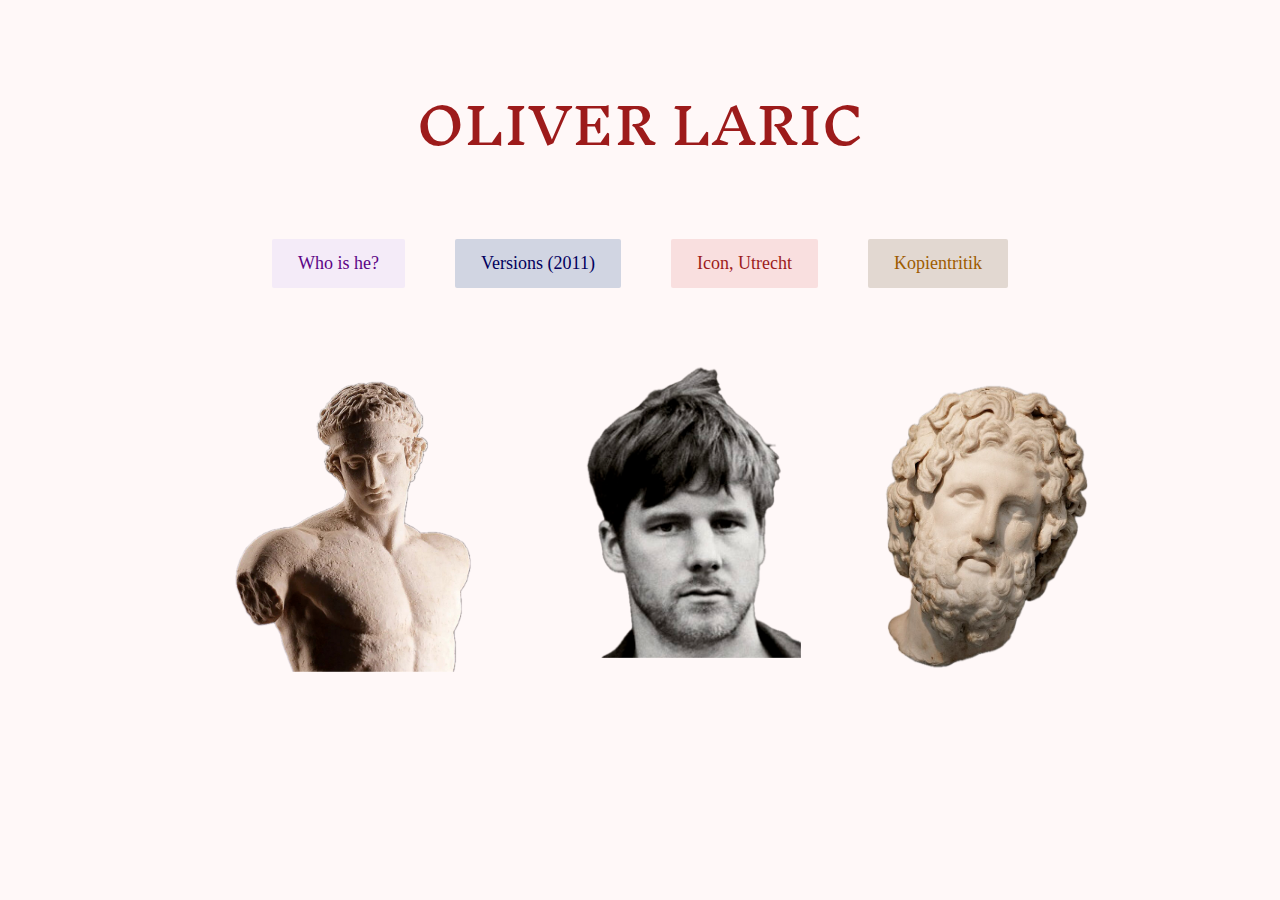
<file: index.html>
<!DOCTYPE html>
<html lang="en">
<head>
  <meta charset="UTF-8">
  <meta name="viewport" content="width=device-width, initial-scale=1.0">
  <title>oliver laric</title>
  <link rel="stylesheet" href="styles.css">
</head>

<body class="home">
  <h1>OLIVER LARIC</h1>
  <div class="nav-links">
    <a href="bio.html" class="lilac">Who is he?</a>
    <a href="versions.html" class="blue">Versions (2011)</a>
    <a href="icon.html" class="peach">Icon, Utrecht</a>
    <a href="kopienkritik.html" class="beige">Kopientritik</a>
  </div>


  <div class="gallery">
    <img src="images/roman.png" alt="this is a picture of a roman statue" class="photo">
    <div class="photo-wrapper">
    <img src="images/oliver.png" alt="this is a picture of me olive laric" class="photo">
    <div class="annotation-box">
      <p><strong>Works Cited</strong><br>
       <div class="photo-wrapper">
  <img src="images/oliver.png" alt="this is a picture of me olive laric" class="photo">
  <div class="annotation-box">
    <p><strong>Annotated Bibliography</strong></p>

    <p>NMNM. “Oliver Laric - NMNM - Nouveau Musée National de Monaco.” NMNM, www.nmnm.mc/en/exhibitions/oliver-laric/. Accessed 6 Oct. 2025.</p>

    <p>Contemporary Art Society. “Oliver Laric.” Contemporary Art Society, contemporaryartsociety.org/artists/oliver-laric. Accessed 7 Oct. 2025.</p>

    <p>KADIST. “Oliver Laric.” Kadist, kadist.org/people/oliver-laric/. Accessed 6 Oct. 2025.</p>

    <p>Rhizome. “Versions | Net Art Anthology.” Rhizome, anthology.rhizome.org/versions. Accessed 6 Oct. 2025.</p>

    <p>MIT List Visual Arts Center. “Oliver Laric: Versions.” MIT List Visual Arts Center, 14 Mar. 2022, listart.mit.edu/exhibitions/oliver-laric-versions.</p>

    <p>Rhizome Editorial. “Review: Oliver Laric’s Kopienkritik at Skulpturhalle Basel.” Rhizome, 5 July 2011, rhizome.org/editorial/2011/jul/5/oliver-larics-kopienkritik-skulpturhalle-basel/. Accessed 6 Oct. 2025.</p>

    <p>DAM Museum. “Search Results for ‘Oliver+laric.’” DAM Museum, dam.org/museum/?s=Oliver%2Blaric. Accessed 6 Oct. 2025.</p>

    <p>DAM Museum. “Icon (Utrecht) by Oliver Laric.” DAM Museum, 27 Mar. 2022, dam.org/museum/artists_ui/artists/laric-oliver/icon-utrecht/.</p>

    <p>Seventeen Gallery. “Versions, Utrecht Icon.” Seventeen Gallery, 4 May 2013, www.seventeengallery.com/artists/oliver-laric/utrecht-versions/.</p>

    <p>University of Chicago. “Iconoclasm.” The University of Chicago, csmt.uchicago.edu/glossary2004/iconoclasm.htm. Accessed 7 Oct. 2025.</p>

    <p>Brilliant, Richard. “ROMAN COPIES: DEGREES OF AUTHENTICITY.” Source: Notes in the History of Art, vol. 24, no. 2, 2005, pp. 19–27. JSTOR, http://www.jstor.org/stable/23208110. Accessed 7 Oct. 2025.</p>

    <p>Fairman, Alana. A Historical Approach to Originality and Replication in Visual Art. May 2022. scholarsbank.uoregon.edu/server/api/core/bitstreams/1b26ce44-566c-4c6b-ad16-0369d9a1f094/content.</p>

    <p>Hemingway, Colette. “Retrospective Styles in Greek and Roman Sculpture.” The Metropolitan Museum of Art, 1 July 2007, www.metmuseum.org/essays/retrospective-styles-in-greek-and-roman-sculpture.</p>

    <p>Stewart, Peter. “Roman Copies?” The Classical Review, vol. 55, no. 1, 2005, pp. 336–38. JSTOR, http://www.jstor.org/stable/3662417. Accessed 7 Oct. 2025.</p>
  </div>
</div>

    </div>
  </div>
    <img src="images/greek.png" alt="this is a picture of a greek statue" class="photo">
  </div>


</body>
</html>
</file>
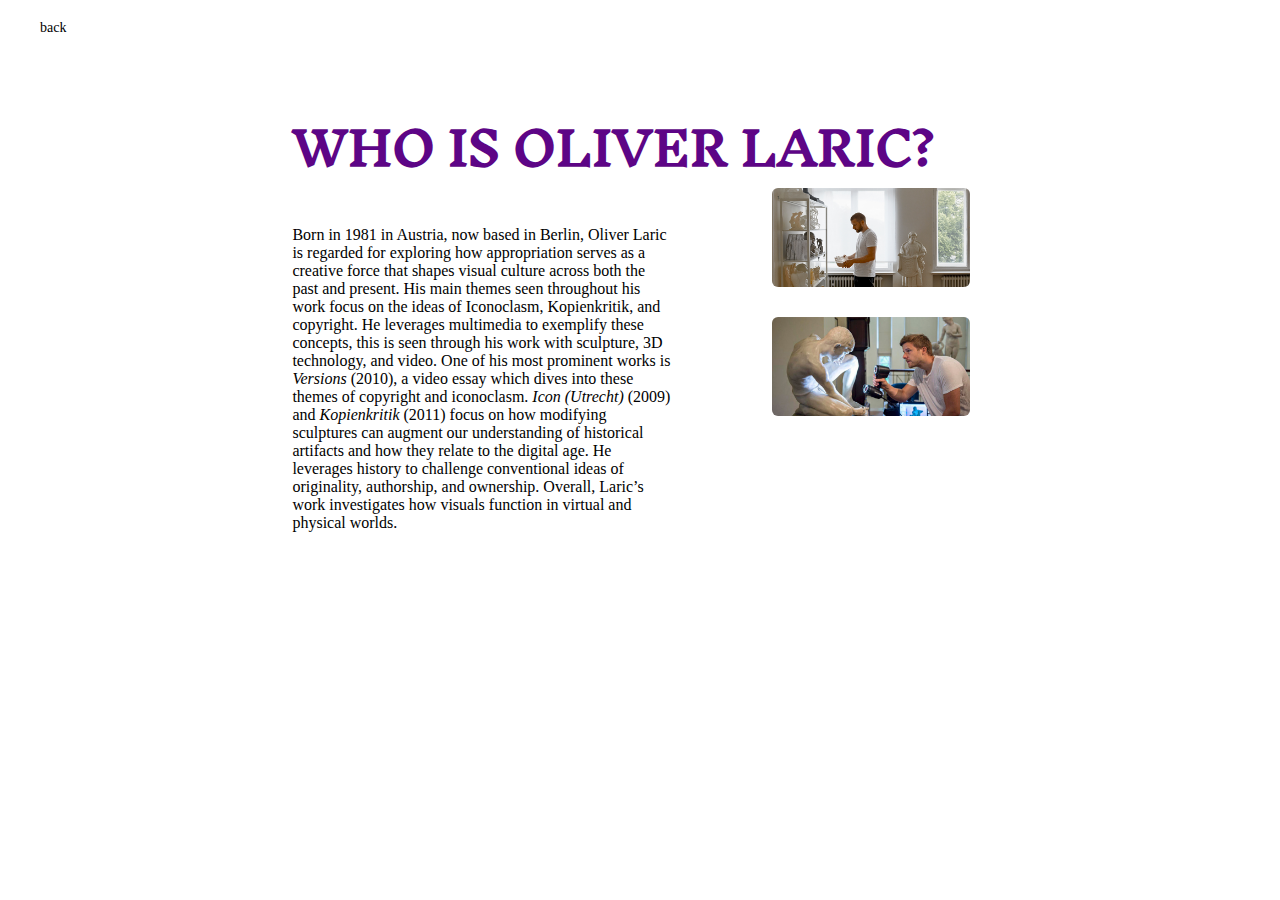
<file: bio.html>
<html lang="en">
<head>
    <meta charset="UTF-8">
    <meta name="viewport" content="width=device-width, initial-scale=1.0">
    <title>OLIVER LARIC</title>

    <link rel="stylesheet" href="styles.css">
</head>
<body>
   <div class="back">
    <a href="index.html">back</a>
  </div>
    <div class="content">
        <div class="bio-text">
            <h1>WHO IS OLIVER LARIC?</h1>
            <p>Born in 1981 in Austria, now based in Berlin, Oliver Laric is regarded for exploring how appropriation serves as a creative force that shapes visual culture across both the past and present. His main themes seen throughout his work focus on the ideas of Iconoclasm, Kopienkritik, and copyright. He leverages multimedia to exemplify these concepts, this is seen through his work with sculpture, 3D technology, and video. One of his most prominent works is <em>Versions</em> (2010), a video essay which dives into these themes of copyright and iconoclasm. <em>Icon (Utrecht)</em> (2009) and <em>Kopienkritik</em> (2011) focus on how modifying sculptures can augment our understanding of historical artifacts and how they relate to the digital age. He leverages history to challenge conventional ideas of originality, authorship, and ownership. Overall, Laric’s work investigates how visuals function in virtual and physical worlds.</p>
        </div>
        <div class="img">
            <img src="images/oliver1.png" width="100%">
            <img src="images/oliver2.png" width="100%">
        </div>
    </div>

</body>
</html>
</file>
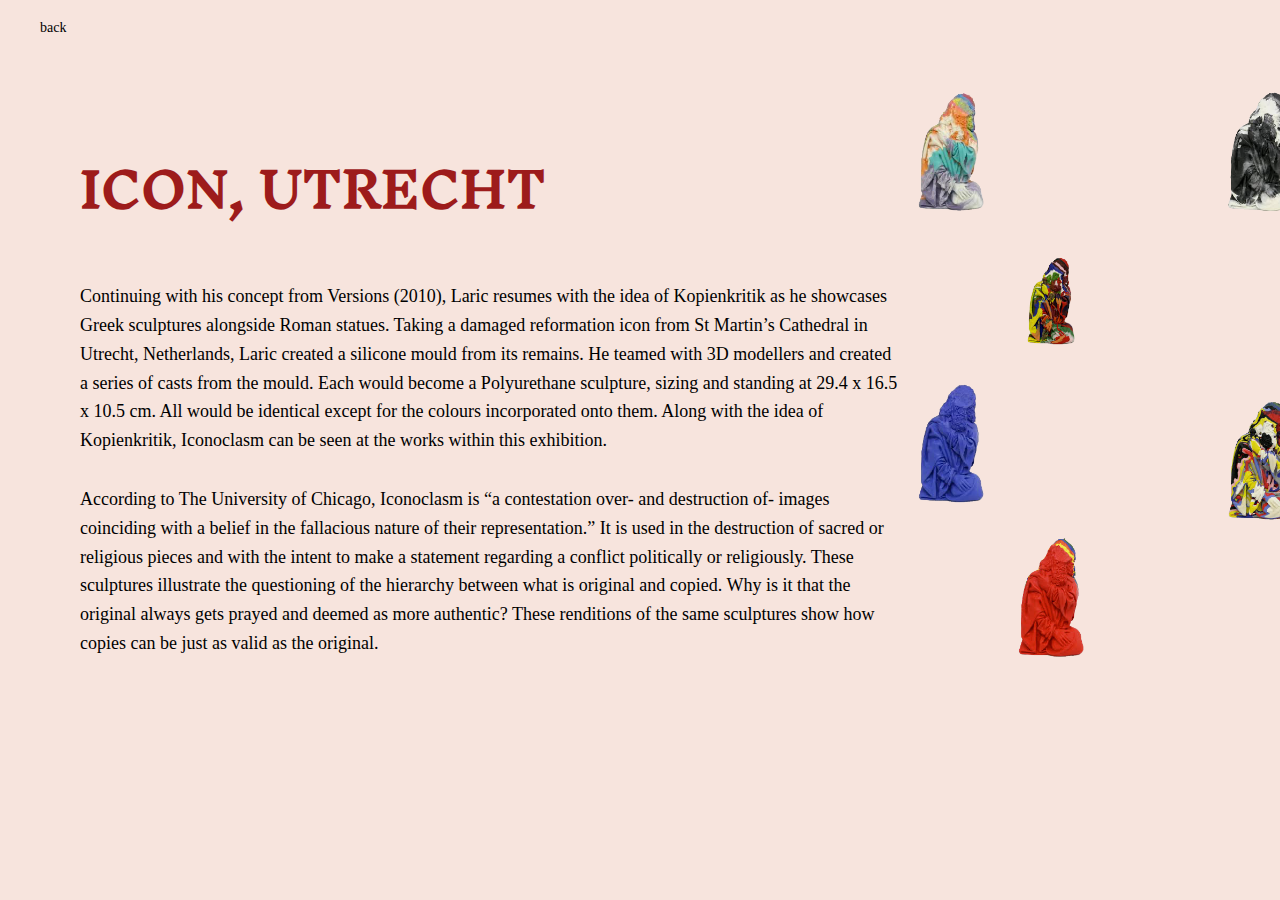
<file: icon.html>
<html lang="en">
<head>
    <meta charset="UTF-8">
    <meta name="viewport" content="width=device-width, initial-scale=1.0">
    <title>icon, utrecht</title>
    <link rel="stylesheet" href="styles.css">
</head>
<body class="icon-page">
<body>
       <div class="back">
        <a href="index.html">back</a>
        <p class="back"> 
    <h1>ICON, UTRECHT </h1>

    <p class="icons">
      Continuing with his concept from Versions (2010), Laric resumes with the idea of Kopienkritik as he showcases Greek sculptures alongside Roman statues. Taking a damaged reformation icon from St Martin’s Cathedral in Utrecht, Netherlands, Laric created a silicone mould from its remains. He teamed with 3D modellers and created a series of casts from the mould. Each would become a Polyurethane sculpture, sizing and standing at 29.4 x 16.5 x 10.5 cm. All would be identical except for the colours incorporated onto them. Along with the idea of Kopienkritik, Iconoclasm can be seen at the works within this exhibition.
    </p>

    <p class="icons">
      According to The University of Chicago, Iconoclasm is “a contestation over- and destruction of- images coinciding with a belief in the fallacious nature of their representation.” It is used in the destruction of sacred or religious pieces and with the intent to make a statement regarding a conflict politically or religiously. These sculptures illustrate the questioning of the hierarchy between what is original and copied. Why is it that the original always gets prayed and deemed as more authentic? These renditions of the same sculptures show how copies can be just as valid as the original.
    </p>
  </div>

  <div class="image-column">
    <img src="images/icon1.png" alt="icon sculpture">
    <img src="images/icon2.png" alt="icon sculpture">
    <img src="images/icon3.png" alt="icon sculpture">
    <img src="images/icon4.png" alt="icon sculpture">
    <img src="images/icon5.png" alt="icon sculpture">
    <img src="images/icon6.png" alt="icon sculpture">
    <img src="images/icon7.png" alt="icon sculpture">
    <img src="images/icon8.png" alt="icon sculpture">
    <img src="images/icon9.png" alt="icon sculpture">
    <img src="images/icon10.png" alt="icon sculpture">
  </div>

</body>
</html>
</file>
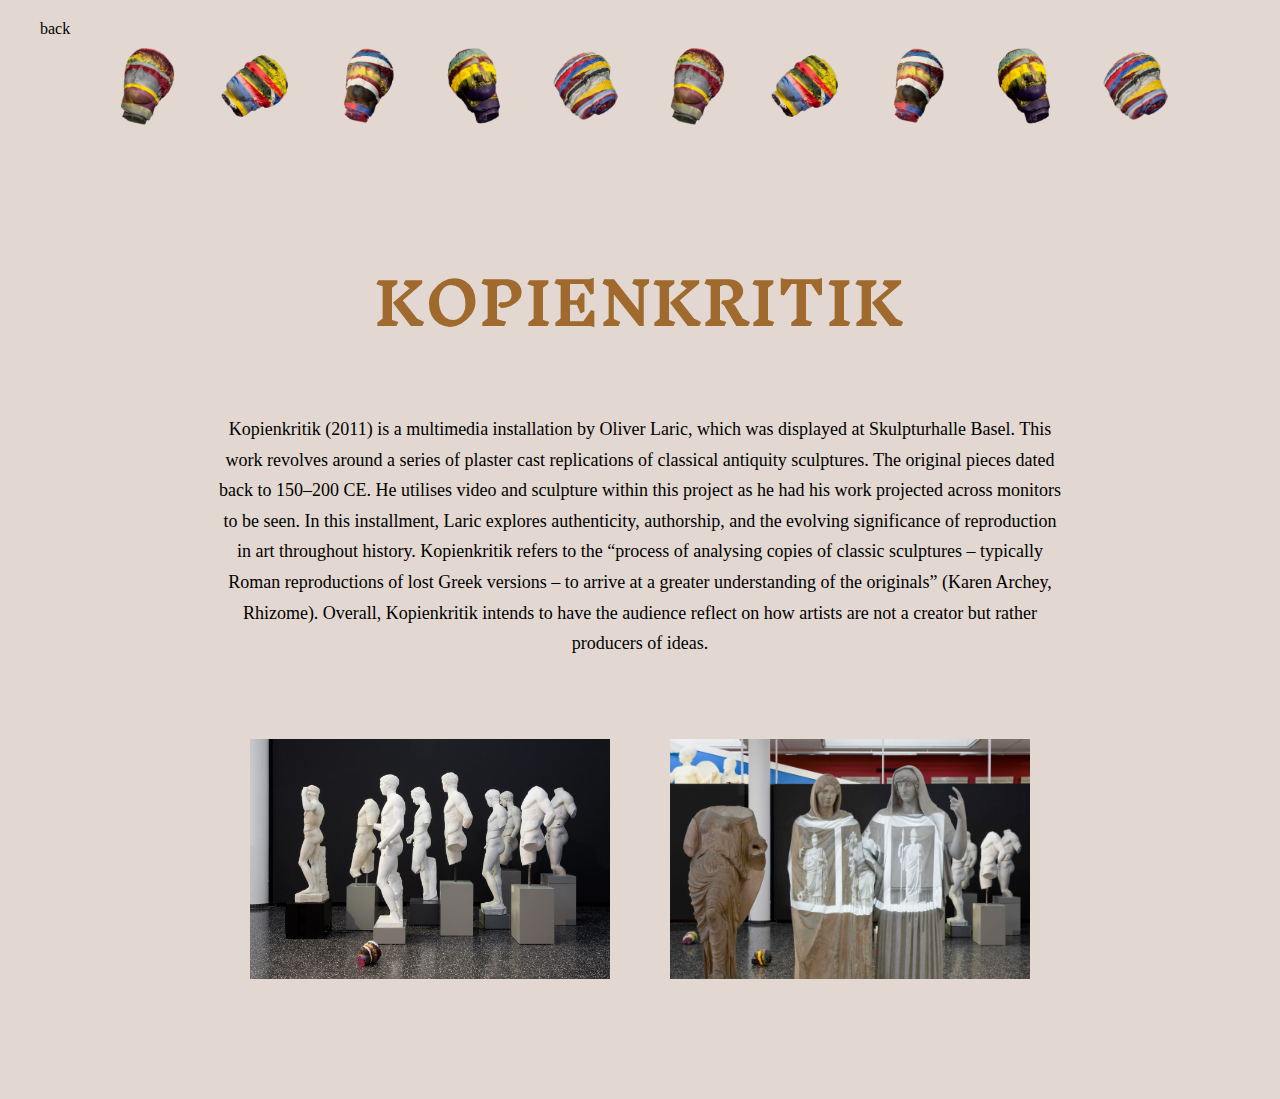
<file: kopienkritik.html>
<!DOCTYPE html>
<html lang="en">
<head>
  <meta charset="UTF-8">
  <meta name="viewport" content="width=device-width, initial-scale=1.0">
  <title>Kopienkritik</title>
  <link rel="stylesheet" href="styles.css">
</head>
<body class="kopienkritik-page">

  <a href="index.html" class="back">back</a>

  <div class="floating-images">
    <img src="images/kopienkritik1.png" alt="kopienkritik object">
    <img src="images/kopienkritik2.png" alt="kopienkritik object">
    <img src="images/kopienkritik3.png" alt="kopienkritik object">
    <img src="images/kopienkritik4.png" alt="kopienkritik object">
    <img src="images/kopienkritik5.png" alt="kopienkritik object">
    <img src="images/kopienkritik1.png" alt="kopienkritik object">
    <img src="images/kopienkritik2.png" alt="kopienkritik object">
    <img src="images/kopienkritik3.png" alt="kopienkritik object">
    <img src="images/kopienkritik4.png" alt="kopienkritik object">
    <img src="images/kopienkritik5.png" alt="kopienkritik object">
  </div>

  <h1>KOPIENKRITIK</h1>

  <p class="kopienkritik-text"> Kopienkritik (2011) is a multimedia installation by Oliver Laric, which was displayed at Skulpturhalle Basel. 
    This work revolves around a series of plaster cast replications of classical antiquity sculptures. 
    The original pieces dated back to 150–200 CE. He utilises video and sculpture within this project as he had his work 
    projected across monitors to be seen. In this installment, Laric explores authenticity, authorship, and the evolving 
    significance of reproduction in art throughout history. Kopienkritik refers to the “process of analysing copies of classic 
    sculptures – typically Roman reproductions of lost Greek versions – to arrive at a greater understanding of the originals” 
    (Karen Archey, Rhizome). Overall, Kopienkritik intends to have the audience reflect on how artists are not a creator but 
    rather producers of ideas.
  </p>

  <div class="bottom-images">
    <img src="images/kopienkritik2.jpg" alt="installation photo">
    <img src="images/kopienkritik1.jpg" alt="installation photo">
  </div>

</body>
</html>
</file>
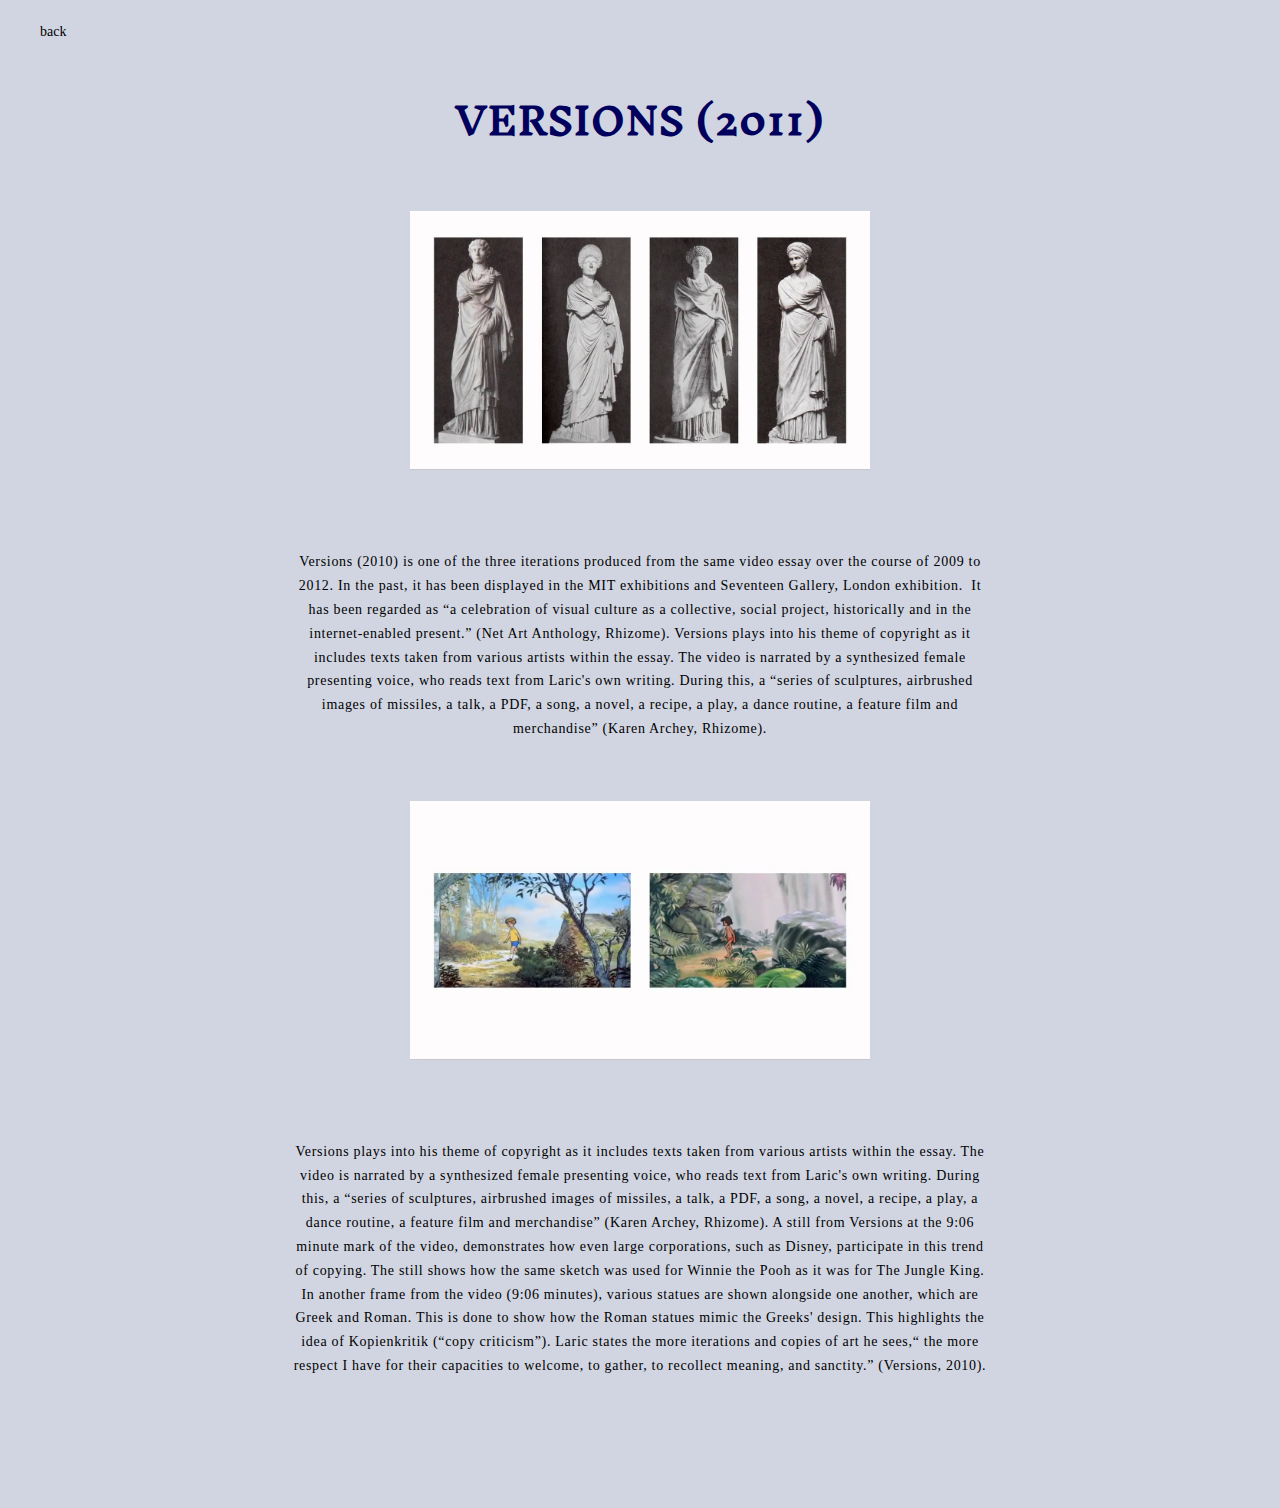
<file: versions.html>
<html lang="en">
<head>
    <meta charset="UTF-8">
    <meta name="viewport" content="width=device-width, initial-scale=1.0">
    <title>VERSIONS(2011)</title>
    <link rel="stylesheet" href="styles.css">
</head>
<body class="versions-page">

    <div class="back">
     <a href="index.html">back</a>
</div>

    <h1>VERSIONS (2011)</h1>
       
        <img src="images/versions1.jpg" alt="this is a picture of the versions" class="photo">

        <p class="versions">Versions (2010) is one of the three iterations produced from the same video essay over the course of 2009 to 2012. In the past, it has been displayed in the MIT exhibitions and Seventeen Gallery, London exhibition.  It has been regarded as “a celebration of visual culture as a collective, social project, historically and in the internet-enabled present.” (Net Art Anthology, Rhizome). Versions plays into his theme of copyright as it includes texts taken from various artists within the essay. The video is narrated by a synthesized female presenting voice, who reads text from Laric's own writing. During this, a “series of sculptures, airbrushed images of missiles, a talk, a PDF, a song, a novel, a recipe, a play, a dance routine, a feature film and merchandise” (Karen Archey, Rhizome).</p>

        <img src="images/versions2.jpg" alt="this is a picture of the versions" class="photo">
    
        <p class="versions">Versions plays into his theme of copyright as it includes texts taken from various artists within the essay. The video is narrated by a synthesized female presenting voice, who reads text from Laric's own writing. During this, a “series of sculptures, airbrushed images of missiles, a talk, a PDF, a song, a novel, a recipe, a play, a dance routine, a feature film and merchandise” (Karen Archey, Rhizome). A still from Versions at the 9:06 minute mark of the video, demonstrates how even large corporations, such as Disney, participate in this trend of copying. The still shows how the same sketch was used for Winnie the Pooh as it was for The Jungle King. In another frame from the video (9:06 minutes), various statues are shown alongside one another, which are Greek and Roman. This is done to show how the Roman statues mimic the Greeks' design. This highlights the idea of Kopienkritik (“copy criticism”). Laric states the more iterations and copies of art he sees,“ the more respect I have for their capacities to welcome, to gather, to recollect meaning, and sanctity.” (Versions, 2010). <p>
    </div>
</body>
</html>
</file>
<file: styles.css>
@font-face {
  font-family: 'Inknut Antiqua';
  src: url('fonts/InknutAntiqua-Medium.woff') format('woff');
  font-weight: 500;
  font-style: normal;
}

body.home {
  background-color: #FFF8F8;
  font-family: 'Inknut Antiqua', serif;
  text-align: center;
  color: black;
  margin: 0;
  padding: 60px 0;
}

body.home h1 {
  font-family: 'Inknut Antiqua', serif;
  font-size: 50px;
  font-weight: 400;
  letter-spacing: 1px;
  margin-bottom: 50px;
}

body.home .nav-links {
  display: flex;
  justify-content: center;
  gap: 50px;
  margin-bottom: 70px;
}

body.home .nav-links a {
  font-family: 'times new roman', serif;
  text-decoration: none;
  font-size: 18px;
  padding: 14px 26px;
  border-radius: 2px;
}

body.home .nav-links a {
  transition: transform 0.2s ease;
  position: relative;
}

body.home .nav-links a:hover {
  transform: translateY(-5px);
}

body.home .lilac { background-color: #F4EBF8; 
color: #5D0586;}
body.home .blue { background-color: #D1D5E2; 
color: #02005D;}
body.home .peach { background-color: #F9DFDF; 
color: #9D1B1B;}
body.home .beige { background-color: #E2D8D1; 
color: #9E5C00;}

.photo-wrapper {
  position: relative;
  display: inline-block;
}

.annotation-box {
  position: absolute;
  bottom: 10px;
  left: 50%;
  transform: translateX(-50%);
  background: rgba(204, 223, 253, 0.9);
  color: #111;
  padding: 6px 20px;         
  border-radius: 2px;
  box-shadow: 0 3px 10px rgba(0, 0, 0, 0.15);
  font-family: 'Times New Roman', serif;
  font-size: 10px;
  line-height: 1.2;          
  width: 300px;               
  opacity: 0;
  pointer-events: none;
  transition: opacity 0.3s ease;
  text-align: center;
  user-select: none;
  z-index: 5;
}

.photo-wrapper:hover .annotation-box {
  opacity: 1;
  pointer-events: auto;
}

body.home .gallery {
  display: flex;
  justify-content: center;
  align-items: flex-end;
  gap: 70px;
}

body.home .photo {
  height: 300px;
  width: auto;
  object-fit: contain;
}

body.bio {
  background-color: #F4EBF8; 
  font-family: "Times New Roman", serif;
  color: #000000;
  font-size: 16px;
  line-height: 1.8;
  margin: 0;
  padding: 0;
  position: relative;
}

.back a {
  text-decoration: none;
  color: black;
  font-size: 14px;
  font-family: "Times New Roman", serif;
  position: absolute;
  top: 20px;
  left: 40px;
}

.content {
  display: flex;
  justify-content: space-between;
  align-items: flex-start;
  margin: 40px auto;
  gap: 80px;
}

.bio-text {
 width: 55%;
}

.bio-text h1 {
  font-family: 'Inknut Antiqua', serif;
  font-size: 46px;
  color: #5D0586; 
  margin-top: 0;
  margin-bottom: 20px;
  white-space: nowrap;
  text-align: center;
}

.img {
  display: flex;
  flex-direction: column; 
  align-items: center; 
  gap: 30px; 
  margin-top: 100px; 
}

.img img {
  width: 85%;
  height: auto;
  border-radius: 6px; 
}

body.bio h1 {
  font-family: 'Inknut Antiqua', serif;
  font-size: 46px;
  color: #5D0586; 
  margin-top: 0;
  margin-bottom: 20px;
  white-space: nowrap; 
}

body.versions-page {
    margin: 0;
    padding: 60px 120px 80px 120px;
    background-color: #D1D5E2; 
    font-family: 'Georgia', serif;
    font-size: 14px;
    line-height: 1.7;
    color: #02005D;
    position: relative;
}

body.versions-page .back > a {
    color: #000000;
    font-family: "times new roman", sans-serif;
    font-size: 14px;
    position: absolute;
    top: 20px;
    left: 40px;
    text-decoration: none;
  }

body.versions-page h1 {
    font-size: 36px;
   font-family: 'Inknut Antiqua', serif;
    text-align: center;
    font-weight: bold;
    color: #02005D;
    margin-bottom: 30px;
    letter-spacing: 1px;
}

body.versions-page .photo {
    display: block;
    margin: 60px auto 80px auto;
    max-width: 460px;
    height: auto;
    background: white;
}

body.versions-page .versions {
    max-width: 700px;
    margin: 20px auto 50px auto;
    text-align: center;
    font-family: "times new roman", sans-serif;
    font-size: 14px;
    font-weight: normal;
    letter-spacing: 0.05em;
    color: #000000;
}

body.icon-page {
  background-color: #F7E4DD;
  font-family: 'Inknut Antiqua', serif;
  color: #9D1B1B;
  padding-top: 120px;
  margin: 0;
  display: flex;
  justify-content: space-between;
  padding: 80px;
}

.content {
  margin-top: 50px; 
   width: 55%;
}

.back {
  display: inline-block;
  margin-bottom: 30px;
  text-decoration: none;
  color: #000000;
  font-family: "Times New Roman", serif;
}

h1 {
  font-family: 'Inknut Antiqua', serif;
  font-size: 48px;
  margin-top: 0;
  color: #9D1B1B;
}

.icons {
  font-family: "Times New Roman", serif;
  font-size: 18px;
  line-height: 1.6;
  margin-top: 30px; 
  margin-bottom: 30px;
}

.image-column {
  width: 100%;
  display: flex;
  flex-wrap: wrap;
  justify-content: flex-start;
  flex-direction: column;
  align-items: center;
  gap: 10px;
}

.image-column img {
  width: 100px;
  height: auto;
  margin: 0;
}

.image-column img:nth-child(odd) {
  margin-right: 200px;
}

.image-column img:nth-child(even) {
  margin-right: 0;
}

body.kopienkritik-page {
  background-color: #E2D8D1;
  font-family: 'Inknut Antiqua', serif;
  color: #3b1a14;
  margin: 0;
  padding: 40px 80px;
  text-align: center;
  overflow-x: hidden;
}

body.kopienkritik-page .back {
  position: absolute;
  top: 20px;
  left: 40px;
  text-decoration: none;
  color: #000000;
  font-family: "Times New Roman", serif;
  font-size: 16px;
}
.floating-images {
  display: flex;
  justify-content: center;
  flex-wrap: wrap;
  gap: 20px;
  margin-bottom: 30px;
}

.floating-images img {
  width: 90px;
  height: auto;
}

body.kopienkritik-page h1 {
  font-family: 'Inknut Antiqua', serif;
  font-size: 56px;
  margin: 100px 0 40px;
  color: #a06a2f;
  letter-spacing: 2px;
}

.kopienkritik-text {
  font-family: "Times New Roman", serif;
  color: #000000;
  max-width: 850px;
  margin: 0 auto 80px;
  font-size: 18px;
  line-height: 1.7;
}

.bottom-images {
  display: flex;
  justify-content: center;
  gap: 60px;
  margin-bottom: 80px;
}

.bottom-images img {
  width: 360px;
  height: auto;
}

@media only screen and (max-width: 900px) and (min-width: 601px) {
  body.home {
    padding: 40px 20px;
    font-size: 0.9em;
  }
  body.home h1 {
    font-size: 40px;
    margin-bottom: 40px;
  }
  body.home .nav-links {
    gap: 30px;
    margin-bottom: 50px;
  }
  body.home .nav-links a {
    font-size: 16px;
    padding: 12px 20px;
  }
  .image-column img {
    width: 70px;
  }
  body.icon-page {
    padding: 60px 40px;
  }
  h1 {
    font-size: 40px;
  }
}

@media only screen and (max-width: 600px) {
  body.home {
    padding: 20px 10px;
    font-size: 0.8em;
  }
  body.home h1 {
    font-size: 30px;
    margin-bottom: 30px;
  }
  body.home .nav-links {
    flex-direction: column;
    gap: 20px;
    margin-bottom: 40px;
  }
  body.home .nav-links a {
    font-size: 14px;
    padding: 10px 16px;
  }
  .image-column img {
    width: 50px;
  }
  body.icon-page {
    padding: 40px 20px;
  }
  h1 {
    font-size: 30px;
  }
}
</file>
